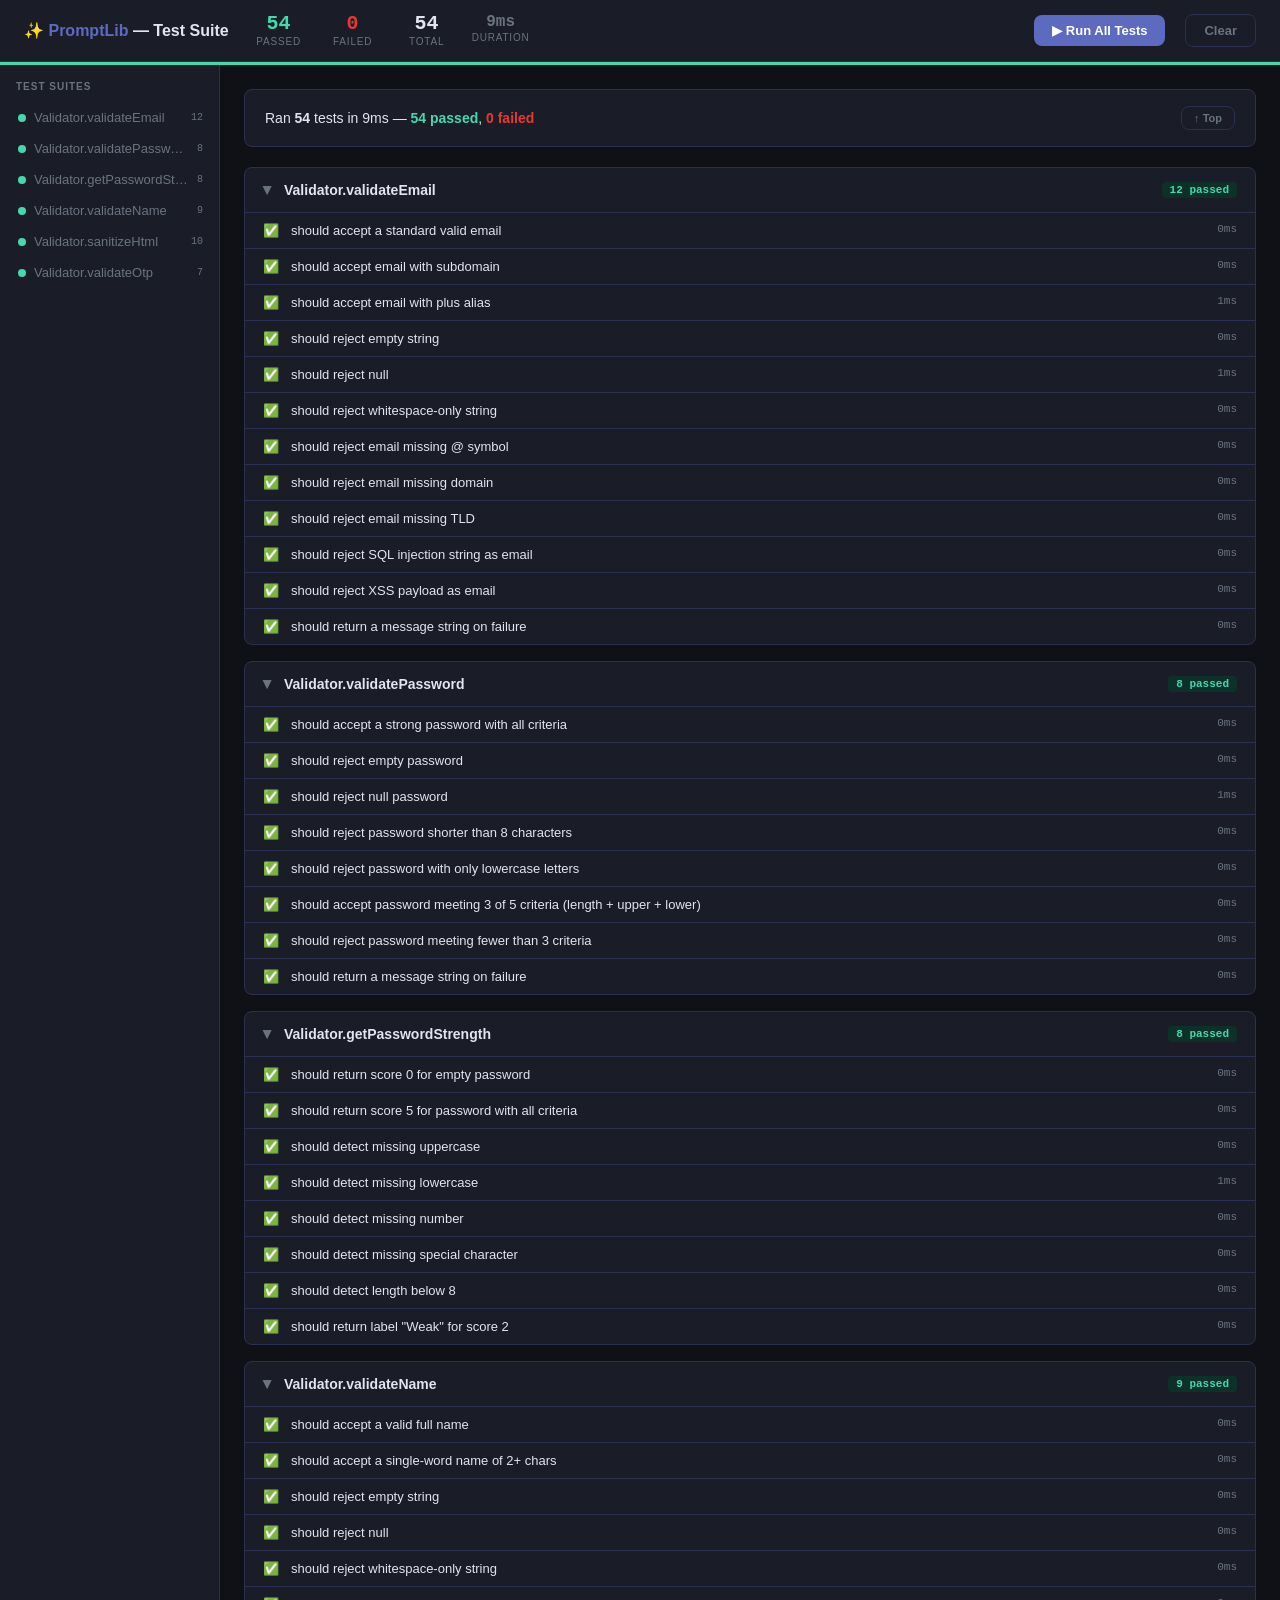
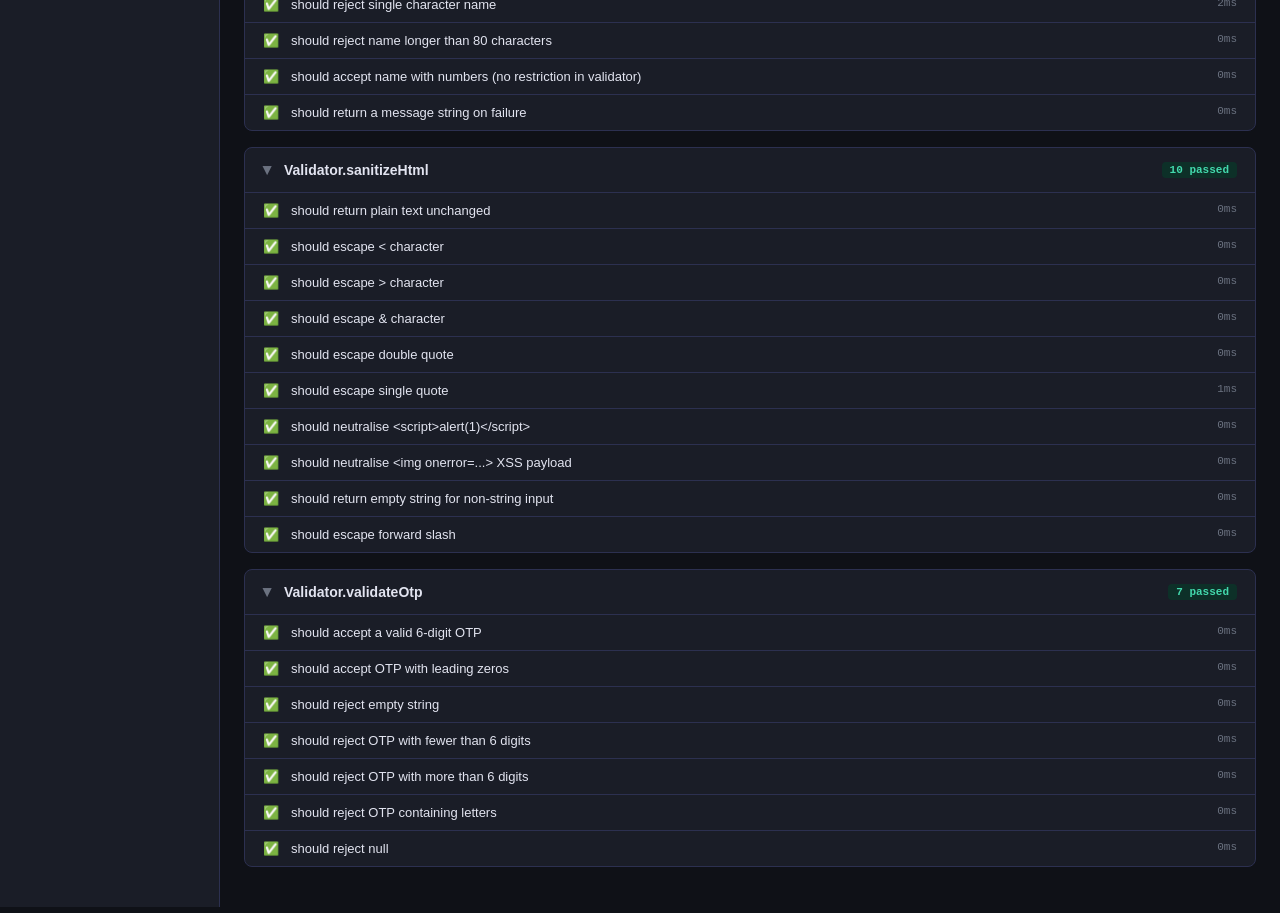
<file: tests/test-runner.html>
<!DOCTYPE html>
<html lang="en" data-theme="dark">
<head>
  <meta charset="UTF-8">
  <meta name="viewport" content="width=device-width, initial-scale=1.0">
  <meta http-equiv="Content-Security-Policy"
        content="default-src 'self' https://fonts.googleapis.com https://fonts.gstatic.com;
                 style-src 'self' 'unsafe-inline' https://fonts.googleapis.com;
                 script-src 'self' 'unsafe-inline';
                 font-src 'self' https://fonts.gstatic.com;
                 connect-src 'self';">
  <title>PromptLib — Automated Test Suite</title>
  <link rel="preconnect" href="https://fonts.googleapis.com">
  <link rel="preconnect" href="https://fonts.gstatic.com" crossorigin>
  <link href="https://fonts.googleapis.com/css2?family=Inter:wght@400;500;600;700&family=JetBrains+Mono:wght@400;500&display=swap" rel="stylesheet">
  <style>
    /* ── Design tokens ───────────────────────────────── */
    :root {
      --bg:           #0F1117;
      --surface:      #1A1D27;
      --surface-2:    #22263A;
      --border:       #2C3050;
      --text:         #E2E4F0;
      --text-muted:   #6B7280;
      --pass:         #43D9AD;
      --pass-dim:     #0D3028;
      --fail:         #E53935;
      --fail-dim:     #2D0A09;
      --skip:         #FB8C00;
      --primary:      #5C6BC0;
      --primary-glow: rgba(92,107,192,0.25);
      --radius:       8px;
      --mono:         'JetBrains Mono', monospace;
    }

    /* ── Reset ───────────────────────────────────────── */
    *, *::before, *::after { box-sizing: border-box; margin: 0; padding: 0; }
    body {
      font-family: 'Inter', sans-serif;
      background: var(--bg);
      color: var(--text);
      min-height: 100vh;
      display: flex;
      flex-direction: column;
    }

    /* ── Top bar ─────────────────────────────────────── */
    .topbar {
      background: var(--surface);
      border-bottom: 1px solid var(--border);
      padding: 14px 24px;
      display: flex;
      align-items: center;
      gap: 20px;
      position: sticky;
      top: 0;
      z-index: 10;
    }
    .topbar__logo {
      font-size: 16px;
      font-weight: 700;
      color: var(--text);
      white-space: nowrap;
    }
    .topbar__logo span { color: var(--primary); }
    .topbar__stats {
      display: flex;
      gap: 14px;
      flex: 1;
    }
    .stat {
      display: flex;
      flex-direction: column;
      align-items: center;
      min-width: 60px;
    }
    .stat__value {
      font-size: 20px;
      font-weight: 700;
      font-family: var(--mono);
      line-height: 1;
    }
    .stat__value.pass  { color: var(--pass); }
    .stat__value.fail  { color: var(--fail); }
    .stat__value.total { color: var(--text); }
    .stat__value.time  { color: var(--text-muted); font-size: 16px; }
    .stat__label { font-size: 10px; color: var(--text-muted); text-transform: uppercase; letter-spacing: 0.8px; margin-top: 2px; }

    .progress-bar {
      height: 3px;
      background: var(--border);
      overflow: hidden;
    }
    .progress-bar__fill {
      height: 100%;
      background: var(--primary);
      width: 0%;
      transition: width 0.2s ease;
    }
    .progress-bar__fill.done-pass { background: var(--pass); }
    .progress-bar__fill.done-fail { background: var(--fail); }

    /* ── Buttons ─────────────────────────────────────── */
    .btn {
      padding: 8px 18px;
      border-radius: var(--radius);
      font-size: 13px;
      font-weight: 600;
      cursor: pointer;
      border: none;
      transition: filter 0.15s ease, transform 0.1s ease;
      white-space: nowrap;
    }
    .btn:hover  { filter: brightness(1.1); }
    .btn:active { transform: scale(0.97); }
    .btn--primary { background: var(--primary); color: #fff; }
    .btn--ghost   { background: transparent; color: var(--text-muted); border: 1px solid var(--border); }
    .btn--ghost:hover { color: var(--text); border-color: var(--primary); }
    .btn--sm { padding: 5px 12px; font-size: 11px; }
    .btn:disabled { opacity: 0.45; cursor: not-allowed; transform: none; filter: none; }

    /* ── Main layout ─────────────────────────────────── */
    .layout {
      display: flex;
      flex: 1;
      min-height: 0;
    }

    /* ── Sidebar ─────────────────────────────────────── */
    .sidebar {
      width: 220px;
      background: var(--surface);
      border-right: 1px solid var(--border);
      padding: 16px 0;
      overflow-y: auto;
      flex-shrink: 0;
    }
    .sidebar__title {
      font-size: 10px;
      font-weight: 700;
      text-transform: uppercase;
      letter-spacing: 1px;
      color: var(--text-muted);
      padding: 0 16px 10px;
    }
    .suite-nav-item {
      display: flex;
      align-items: center;
      gap: 8px;
      padding: 8px 16px;
      cursor: pointer;
      font-size: 13px;
      color: var(--text-muted);
      border-left: 2px solid transparent;
      transition: all 0.15s;
      text-decoration: none;
    }
    .suite-nav-item:hover    { background: var(--surface-2); color: var(--text); }
    .suite-nav-item.active   { color: var(--text); border-left-color: var(--primary); background: var(--surface-2); }
    .suite-nav-item__dot {
      width: 8px; height: 8px; border-radius: 50%;
      background: var(--text-muted); flex-shrink: 0;
    }
    .suite-nav-item__dot.pass { background: var(--pass); }
    .suite-nav-item__dot.fail { background: var(--fail); }
    .suite-nav-item__dot.running { background: var(--primary); animation: pulse 1s infinite; }
    @keyframes pulse { 0%,100%{opacity:1} 50%{opacity:0.4} }
    .suite-nav-item__count {
      margin-left: auto;
      font-size: 10px;
      font-family: var(--mono);
      color: var(--text-muted);
    }

    /* ── Content area ────────────────────────────────── */
    .content {
      flex: 1;
      overflow-y: auto;
      padding: 24px;
    }

    /* ── Suite card ──────────────────────────────────── */
    .suite-card {
      background: var(--surface);
      border: 1px solid var(--border);
      border-radius: var(--radius);
      margin-bottom: 16px;
      overflow: hidden;
    }
    .suite-card__header {
      display: flex;
      align-items: center;
      gap: 12px;
      padding: 14px 18px;
      cursor: pointer;
      user-select: none;
      border-bottom: 1px solid transparent;
      transition: background 0.15s;
    }
    .suite-card__header:hover { background: var(--surface-2); }
    .suite-card.is-open .suite-card__header { border-bottom-color: var(--border); }
    .suite-card__chevron { color: var(--text-muted); font-size: 12px; transition: transform 0.2s; }
    .suite-card.is-open .suite-card__chevron { transform: rotate(90deg); }
    .suite-card__name  { font-size: 14px; font-weight: 600; flex: 1; }
    .suite-card__badge {
      font-size: 11px; font-family: var(--mono);
      padding: 2px 8px; border-radius: 4px; font-weight: 600;
    }
    .suite-card__badge.pass { background: var(--pass-dim); color: var(--pass); }
    .suite-card__badge.fail { background: var(--fail-dim); color: var(--fail); }
    .suite-card__badge.pending { background: var(--surface-2); color: var(--text-muted); }

    /* ── Test rows ───────────────────────────────────── */
    .suite-body { display: none; }
    .suite-card.is-open .suite-body { display: block; }

    .test-row {
      display: flex;
      align-items: flex-start;
      gap: 12px;
      padding: 10px 18px;
      border-bottom: 1px solid var(--border);
      font-size: 13px;
    }
    .test-row:last-child { border-bottom: none; }
    .test-row__icon { flex-shrink: 0; width: 16px; text-align: center; }
    .test-row__name { flex: 1; color: var(--text); }
    .test-row__time {
      font-family: var(--mono);
      font-size: 11px;
      color: var(--text-muted);
      flex-shrink: 0;
    }
    .test-row__error {
      background: var(--fail-dim);
      border: 1px solid var(--fail);
      border-radius: 4px;
      padding: 8px 10px;
      font-family: var(--mono);
      font-size: 12px;
      color: var(--fail);
      margin-top: 6px;
      white-space: pre-wrap;
      word-break: break-word;
      width: 100%;
    }
    .test-row--fail .test-row__name { color: var(--fail); }
    .test-row--pass .test-row__icon { color: var(--pass); }
    .test-row--fail .test-row__icon { color: var(--fail); }
    .test-row--running .test-row__icon { color: var(--primary); }
    .test-row__detail { width: 100%; }

    /* ── Empty state ─────────────────────────────────── */
    .empty-state {
      text-align: center;
      padding: 80px 20px;
      color: var(--text-muted);
    }
    .empty-state__icon { font-size: 48px; margin-bottom: 12px; }
    .empty-state h2 { font-size: 18px; font-weight: 600; color: var(--text); margin-bottom: 6px; }

    /* ── Summary bar ─────────────────────────────────── */
    .summary-bar {
      background: var(--surface);
      border: 1px solid var(--border);
      border-radius: var(--radius);
      padding: 16px 20px;
      margin-bottom: 20px;
      display: flex;
      align-items: center;
      gap: 16px;
    }
    .summary-bar__text { flex: 1; font-size: 14px; }
    .summary-bar__text .pass { color: var(--pass); font-weight: 600; }
    .summary-bar__text .fail { color: var(--fail); font-weight: 600; }

    /* ── Scrollbar ───────────────────────────────────── */
    ::-webkit-scrollbar { width: 6px; }
    ::-webkit-scrollbar-track { background: transparent; }
    ::-webkit-scrollbar-thumb { background: var(--border); border-radius: 3px; }
  </style>
</head>
<body>

<!-- ── TOPBAR ── -->
<div class="topbar">
  <div class="topbar__logo">✨ <span>PromptLib</span> — Test Suite</div>
  <div class="topbar__stats">
    <div class="stat">
      <div class="stat__value pass" id="statPass">—</div>
      <div class="stat__label">Passed</div>
    </div>
    <div class="stat">
      <div class="stat__value fail" id="statFail">—</div>
      <div class="stat__label">Failed</div>
    </div>
    <div class="stat">
      <div class="stat__value total" id="statTotal">—</div>
      <div class="stat__label">Total</div>
    </div>
    <div class="stat">
      <div class="stat__value time" id="statTime">—</div>
      <div class="stat__label">Duration</div>
    </div>
  </div>
  <button class="btn btn--primary" id="runBtn">▶ Run All Tests</button>
  <button class="btn btn--ghost" id="clearBtn">Clear</button>
</div>

<div class="progress-bar">
  <div class="progress-bar__fill" id="progressFill"></div>
</div>

<!-- ── LAYOUT ── -->
<div class="layout">
  <nav class="sidebar" id="sidebar">
    <div class="sidebar__title">Test Suites</div>
    <div id="suiteNav"></div>
  </nav>

  <main class="content" id="content">
    <div class="empty-state" id="emptyState">
      <div class="empty-state__icon">🧪</div>
      <h2>Ready to run</h2>
      <p>Click "Run All Tests" to execute the full suite</p>
    </div>
    <div id="resultsContainer" style="display:none;"></div>
  </main>
</div>

<!-- ── APP DEPENDENCIES ── -->
<script src="../js/core/constants.js"></script>
<script src="../js/core/storage.js"></script>
<script src="../js/core/crypto.js"></script>
<script src="../js/core/validator.js"></script>
<script src="../js/core/config.js"></script>
<script src="../js/services/otp.service.js"></script>
<script src="../js/services/email.service.js"></script>
<script src="../js/services/auth.service.js"></script>
<script src="../js/services/prompt.service.js"></script>

<!-- ── TEST FRAMEWORK ── -->
<script src="framework/assert.js"></script>
<script src="framework/runner.js"></script>

<!-- ── TEST SUITES ── -->
<script src="suites/validator.test.js"></script>
<script src="suites/crypto.test.js"></script>
<script src="suites/auth.test.js"></script>
<script src="suites/otp.test.js"></script>
<script src="suites/prompt.test.js"></script>

<script>
  // ── UI helpers ──────────────────────────────────────────────────────────────
  const $ = (id) => document.getElementById(id);

  function esc(str) {
    const d = document.createElement('div');
    d.appendChild(document.createTextNode(str));
    return d.innerHTML;
  }

  function buildSuiteNav(suites) {
    const nav = $('suiteNav');
    nav.innerHTML = '';
    suites.forEach((s, i) => {
      const a = document.createElement('a');
      a.className      = 'suite-nav-item';
      a.href           = `#suite-${i}`;
      a.dataset.index  = i;
      a.innerHTML = `
        <span class="suite-nav-item__dot" id="dot-${i}"></span>
        <span style="overflow:hidden;text-overflow:ellipsis;white-space:nowrap;">${esc(s.name)}</span>
        <span class="suite-nav-item__count" id="nav-count-${i}">${s.tests.length}</span>`;
      nav.appendChild(a);
    });
  }

  function renderSuites(suites, results) {
    const container = $('resultsContainer');
    container.innerHTML = '';

    suites.forEach((suite, si) => {
      const res    = results ? results.suites[si] : null;
      const tests  = res ? res.tests : suite.tests.map(t => ({ name: t.name, status: 'pending' }));
      const passed = tests.filter(t => t.status === 'pass').length;
      const failed = tests.filter(t => t.status === 'fail').length;

      let badgeCls = 'pending', badgeText = `${suite.tests.length} tests`;
      if (res) {
        badgeCls  = failed > 0 ? 'fail' : 'pass';
        badgeText = failed > 0 ? `${failed} failed` : `${passed} passed`;
      }

      const card = document.createElement('div');
      card.className = 'suite-card is-open';
      card.id        = `suite-${si}`;

      const rows = tests.map(t => {
        const icon = t.status === 'pass' ? '✅' : t.status === 'fail' ? '❌' : '⏳';
        const rowCls = `test-row test-row--${t.status}`;
        const errorHtml = t.error
          ? `<div class="test-row__detail"><div class="test-row__error">${esc(t.error)}</div></div>`
          : '';
        const timeHtml = t.duration != null ? `<span class="test-row__time">${t.duration}ms</span>` : '';
        return `
          <div class="${rowCls}">
            <span class="test-row__icon">${icon}</span>
            <span class="test-row__name">${esc(t.name)}</span>
            ${timeHtml}
            ${errorHtml}
          </div>`;
      }).join('');

      card.innerHTML = `
        <div class="suite-card__header">
          <span class="suite-card__chevron">▶</span>
          <span class="suite-card__name">${esc(suite.name)}</span>
          <span class="suite-card__badge ${badgeCls}">${badgeText}</span>
        </div>
        <div class="suite-body">${rows}</div>`;

      card.querySelector('.suite-card__header').addEventListener('click', () => {
        card.classList.toggle('is-open');
      });

      container.appendChild(card);
    });

    $('emptyState').style.display     = 'none';
    $('resultsContainer').style.display = 'block';
  }

  function updateStats(results) {
    $('statPass').textContent  = results.passed;
    $('statFail').textContent  = results.failed;
    $('statTotal').textContent = results.total;
    $('statTime').textContent  = `${results.duration}ms`;

    const fill = $('progressFill');
    fill.style.width = '100%';
    fill.className   = `progress-bar__fill done-${results.failed > 0 ? 'fail' : 'pass'}`;
  }

  function updateNavDot(idx, status) {
    const dot = document.getElementById(`dot-${idx}`);
    if (dot) dot.className = `suite-nav-item__dot ${status}`;
  }

  // ── Run logic ──────────────────────────────────────────────────────────────
  async function runAll() {
    const runBtn  = $('runBtn');
    const fill    = $('progressFill');
    runBtn.disabled = true;
    runBtn.textContent = '⏳ Running…';

    // Reset progress
    fill.style.width    = '0%';
    fill.className      = 'progress-bar__fill';
    $('statPass').textContent  = '0';
    $('statFail').textContent  = '0';
    $('statTotal').textContent = '0';
    $('statTime').textContent  = '—';

    // Build nav from suite registry
    const suites = TestRunner.getSuites();
    buildSuiteNav(suites);
    renderSuites(suites, null);

    let completed = 0;
    const total   = suites.reduce((s, x) => s + x.tests.length, 0);

    const results = await TestRunner.run(({ suite, status }) => {
      completed++;
      fill.style.width = `${Math.round((completed / total) * 100)}%`;
      // Update the nav dot for the suite that just ran a test
      const idx = suites.findIndex(s => s.name === suite);
      if (idx >= 0) updateNavDot(idx, 'running');
    });

    // Final render
    renderSuites(suites, results);
    updateStats(results);

    // Update nav dots
    results.suites.forEach((s, i) => {
      updateNavDot(i, s.failed > 0 ? 'fail' : 'pass');
    });

    // Summary bar
    const container  = $('resultsContainer');
    const summaryBar = document.createElement('div');
    summaryBar.className = 'summary-bar';
    summaryBar.innerHTML = `
      <div class="summary-bar__text">
        Ran <strong>${results.total}</strong> tests in ${results.duration}ms —
        <span class="pass">${results.passed} passed</span>,
        <span class="fail">${results.failed} failed</span>
      </div>
      <button class="btn btn--sm btn--ghost" onclick="scrollTo(0,0)">↑ Top</button>`;
    container.insertBefore(summaryBar, container.firstChild);

    runBtn.disabled    = false;
    runBtn.textContent = '▶ Run All Tests';
  }

  $('runBtn').addEventListener('click', runAll);
  $('clearBtn').addEventListener('click', () => {
    $('resultsContainer').style.display = 'none';
    $('emptyState').style.display       = 'block';
    $('suiteNav').innerHTML             = '';
    $('statPass').textContent           = '—';
    $('statFail').textContent           = '—';
    $('statTotal').textContent          = '—';
    $('statTime').textContent           = '—';
    $('progressFill').style.width       = '0%';
  });

  // Auto-run on load
  window.addEventListener('DOMContentLoaded', () => {
    // Small delay so the page renders first
    setTimeout(runAll, 200);
  });
</script>
</body>
</html>
</file>
